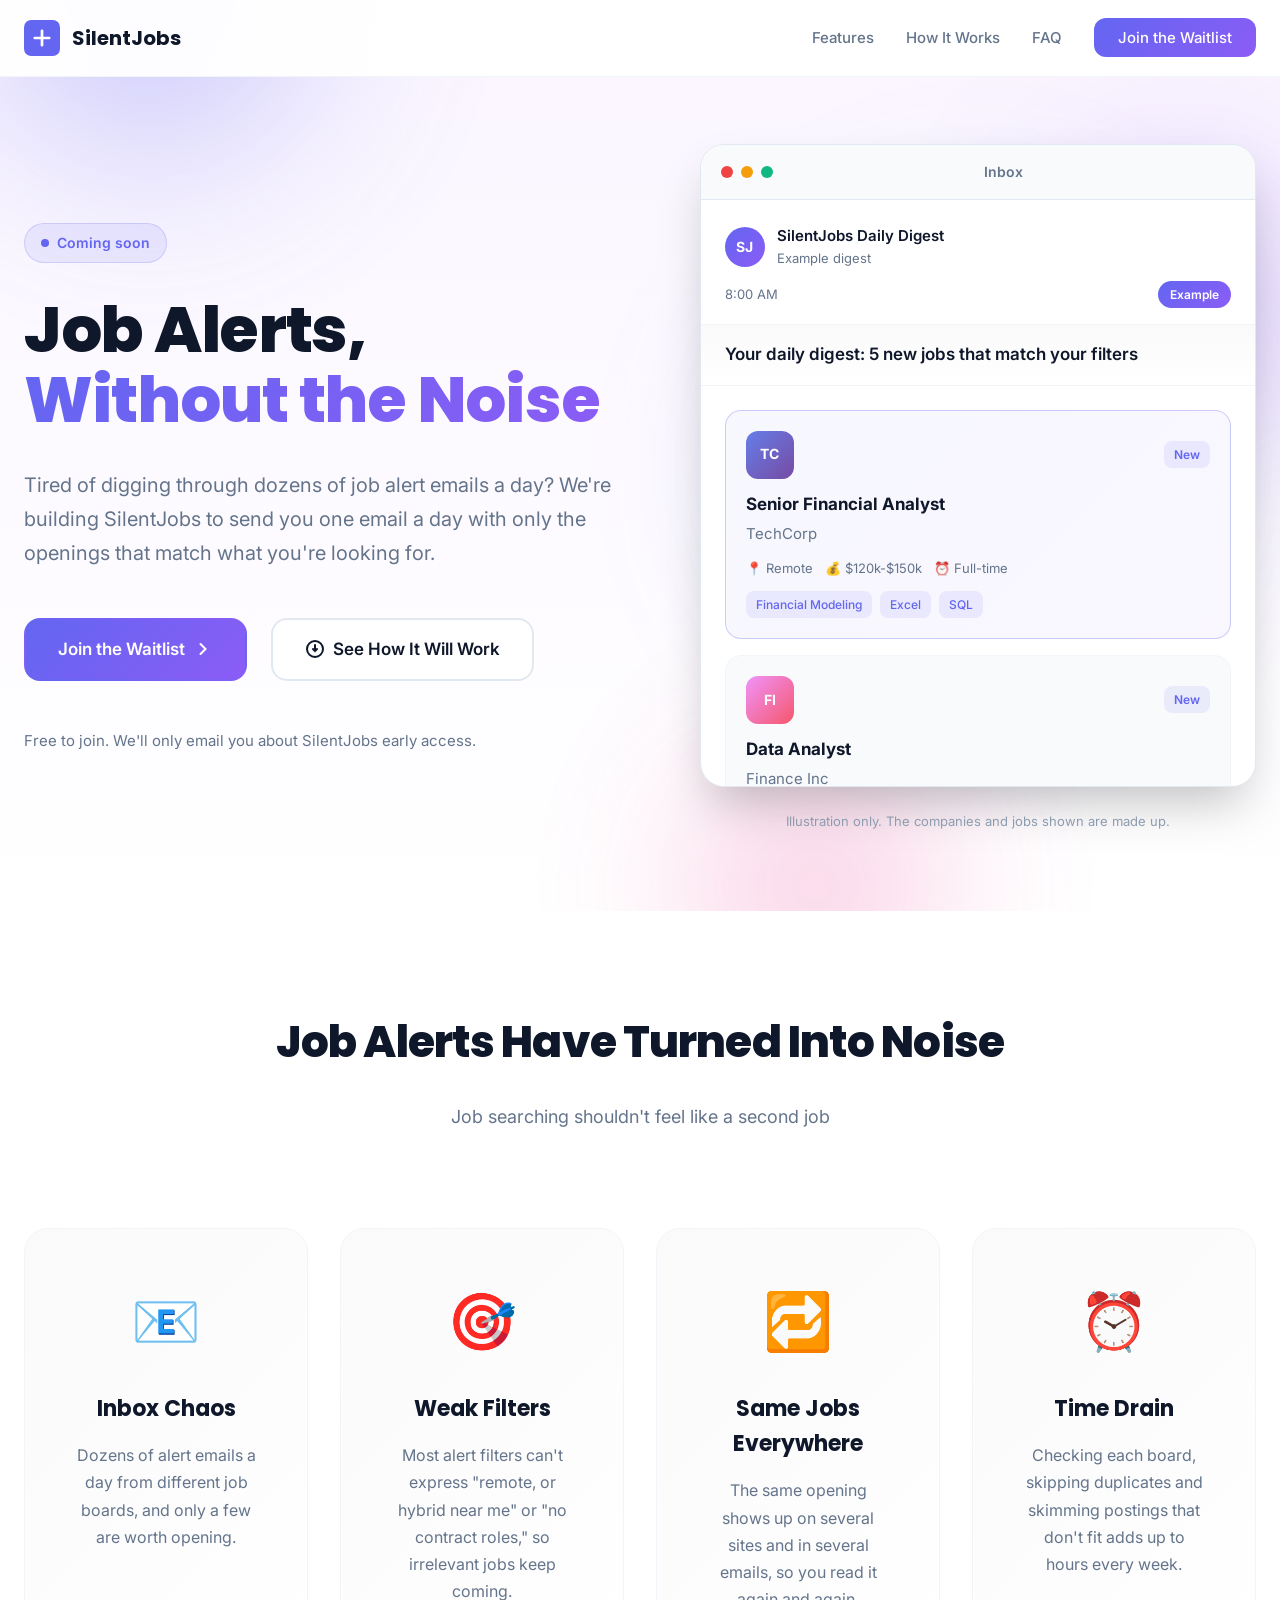
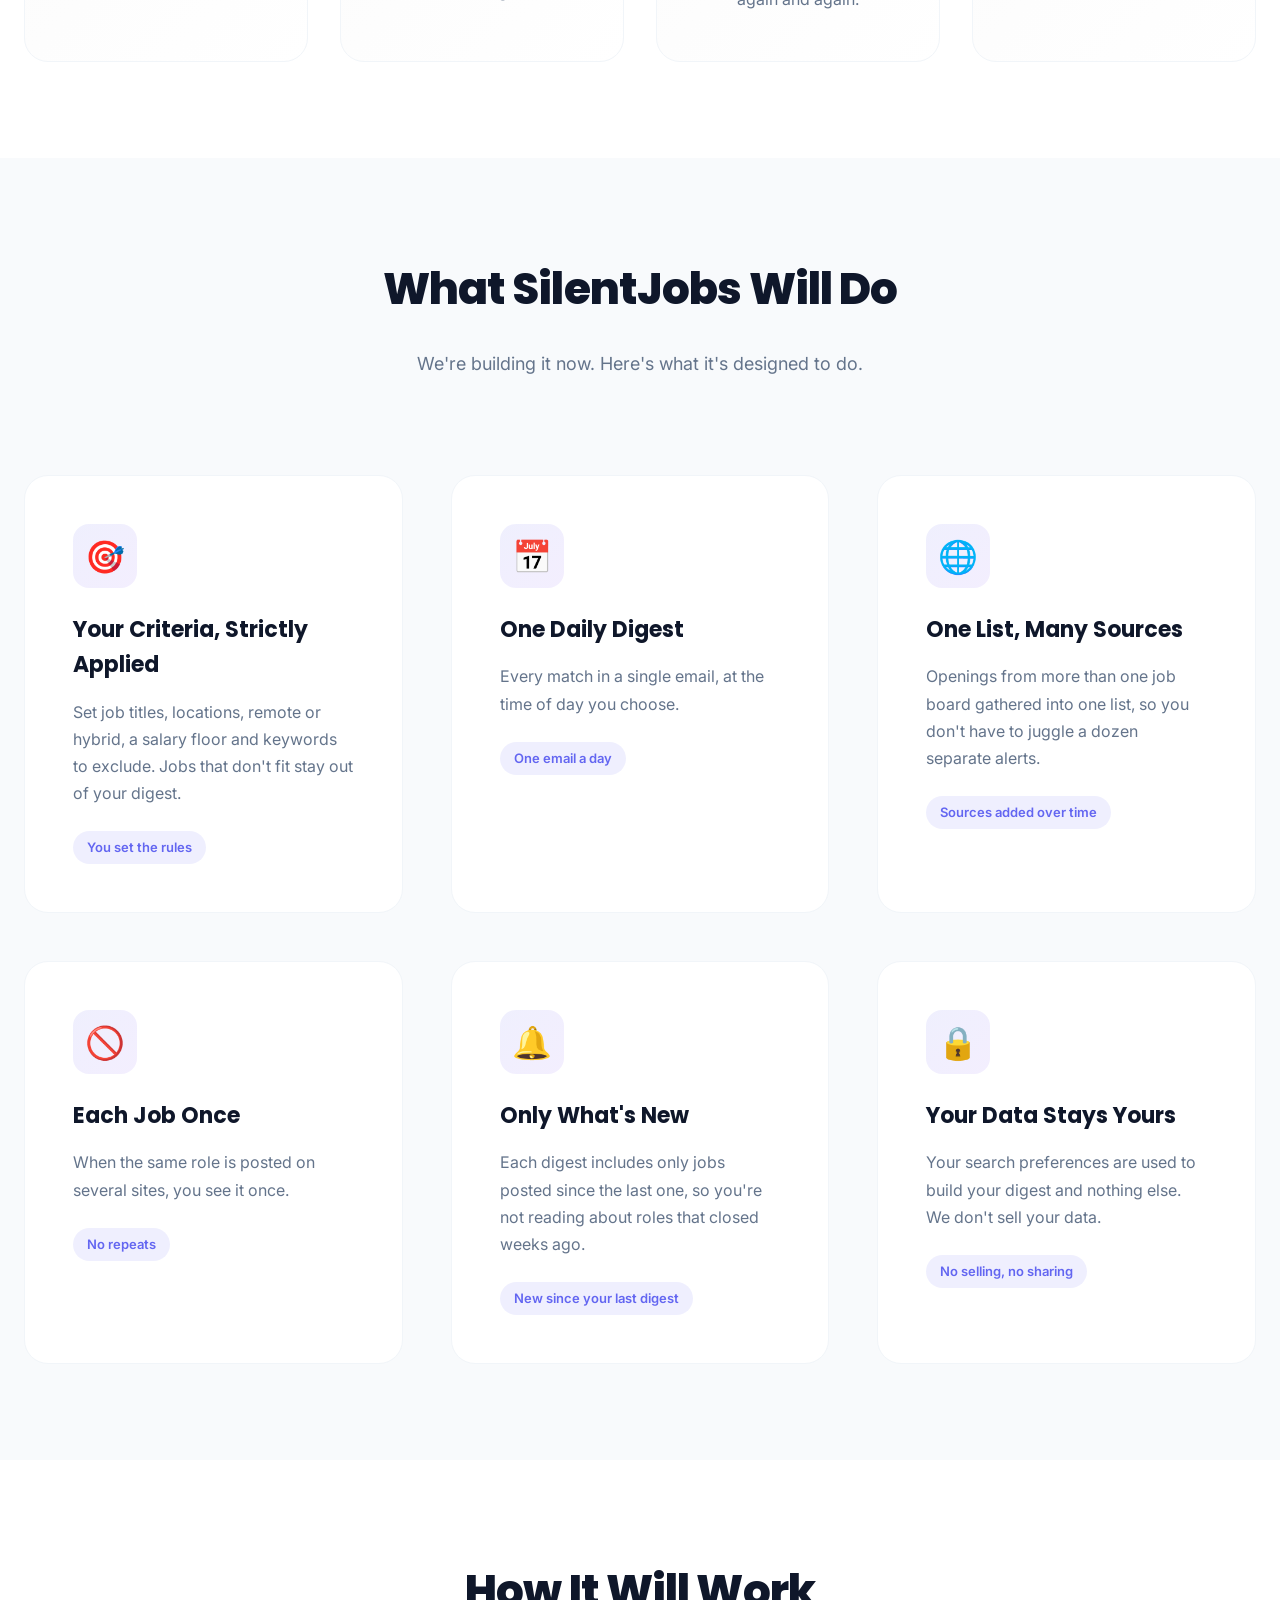
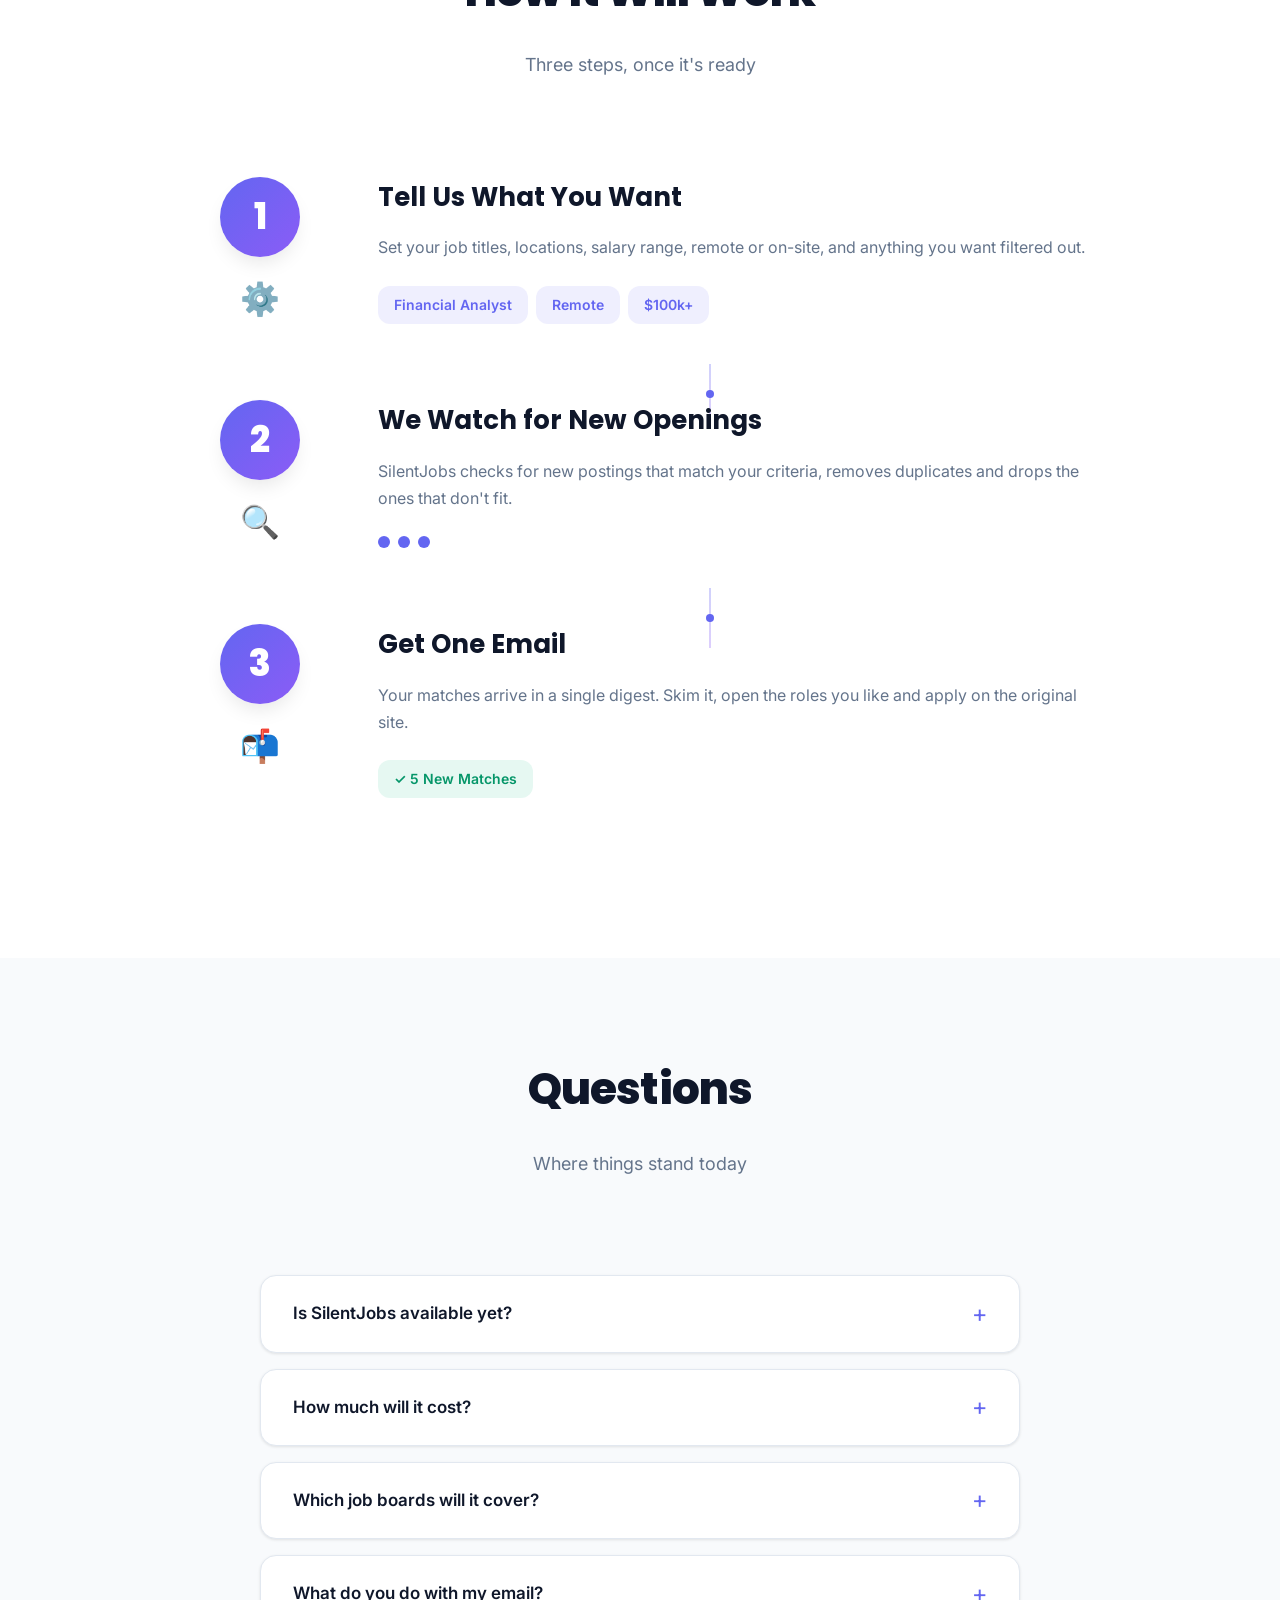
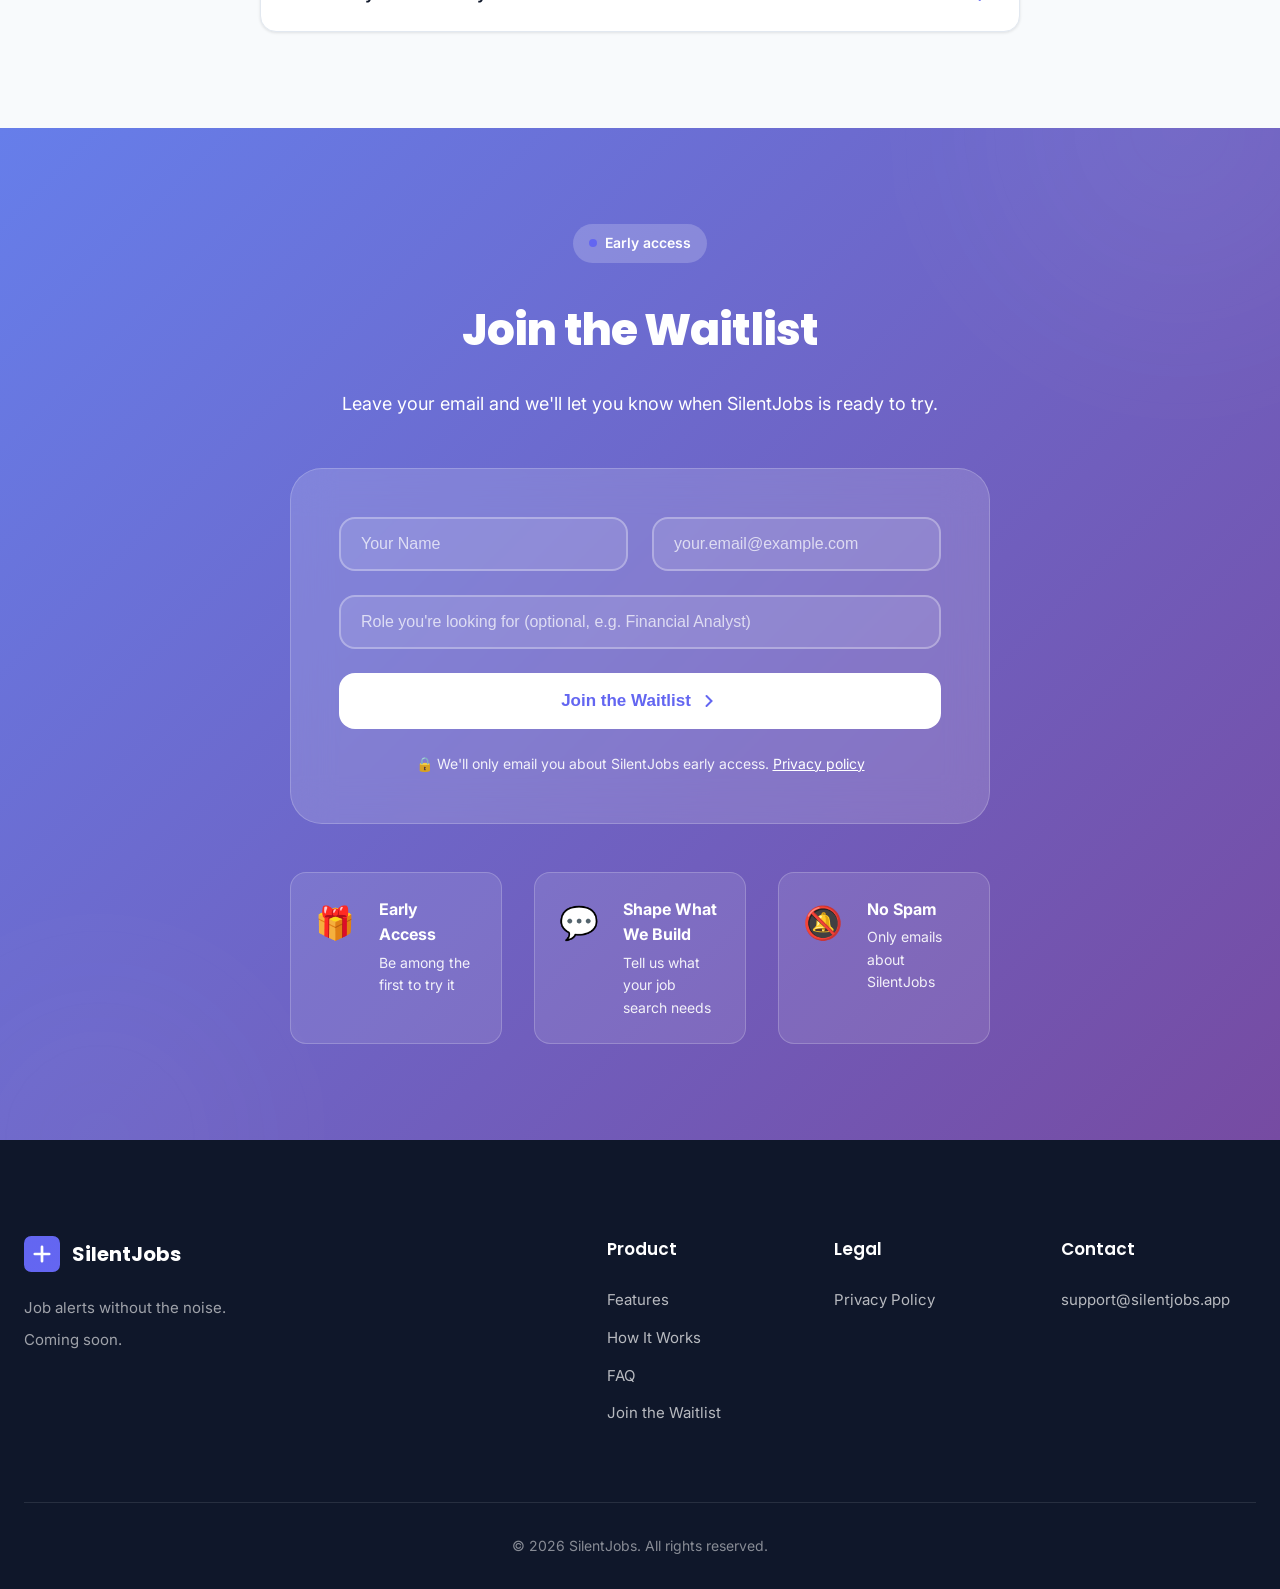
<file: index.html>
<!DOCTYPE html>
<html lang="en">
<head>
    <meta charset="UTF-8">
    <meta name="viewport" content="width=device-width, initial-scale=1.0">
    <meta name="description" content="SilentJobs is building a quieter job search: one daily email with only the jobs that match what you're looking for. Join the waitlist for early access.">
    <meta name="author" content="SilentJobs">

    <!-- Open Graph / Social Media -->
    <meta property="og:type" content="website">
    <meta property="og:url" content="https://silentjobs.app/">
    <meta property="og:title" content="SilentJobs - Job Alerts Without the Noise">
    <meta property="og:description" content="We're building one daily email with only the jobs that match what you want. Join the waitlist for early access.">

    <title>SilentJobs - Job Alerts Without the Noise</title>

    <link rel="stylesheet" href="styles.css">
    <link rel="preconnect" href="https://fonts.googleapis.com">
    <link rel="preconnect" href="https://fonts.gstatic.com" crossorigin>
    <link href="https://fonts.googleapis.com/css2?family=Inter:wght@300;400;500;600;700;800;900&family=Poppins:wght@600;700;800&display=swap" rel="stylesheet">
</head>
<body>
    <!-- Navigation -->
    <nav class="navbar">
        <div class="container">
            <div class="nav-content">
                <a href="#home" class="logo">
                    <svg class="logo-svg" viewBox="0 0 40 40" fill="none" xmlns="http://www.w3.org/2000/svg">
                        <rect width="40" height="40" rx="8" fill="url(#logo-gradient)"/>
                        <path d="M20 12v8m0 0v8m0-8h8m-8 0h-8" stroke="white" stroke-width="3" stroke-linecap="round"/>
                        <defs>
                            <linearGradient id="logo-gradient" x1="0" y1="0" x2="40" y2="40">
                                <stop offset="0%" stop-color="#6366f1"/>
                                <stop offset="100%" stop-color="#8b5cf6"/>
                            </linearGradient>
                        </defs>
                    </svg>
                    <span class="logo-text">SilentJobs</span>
                </a>
                <ul class="nav-links">
                    <li><a href="#features">Features</a></li>
                    <li><a href="#how-it-works">How It Works</a></li>
                    <li><a href="#faq">FAQ</a></li>
                    <li><a href="#waitlist" class="btn-nav">Join the Waitlist</a></li>
                </ul>
                <button class="mobile-menu-toggle" aria-label="Toggle menu">
                    <span></span>
                    <span></span>
                    <span></span>
                </button>
            </div>
        </div>
    </nav>

    <!-- Hero Section -->
    <section id="home" class="hero">
        <div class="hero-background">
            <div class="gradient-orb orb-1"></div>
            <div class="gradient-orb orb-2"></div>
            <div class="gradient-orb orb-3"></div>
        </div>
        <div class="container">
            <div class="hero-content">
                <div class="hero-text">
                    <div class="hero-badge">
                        <span class="badge-dot"></span>
                        Coming soon
                    </div>
                    <h1 class="hero-title">
                        Job Alerts,<br>
                        <span class="gradient-text">Without the Noise</span>
                    </h1>
                    <p class="hero-subtitle">
                        Tired of digging through dozens of job alert emails a day? We're building
                        SilentJobs to send you one email a day with only the openings that match
                        what you're looking for.
                    </p>
                    <div class="hero-cta">
                        <a href="#waitlist" class="btn-hero btn-primary">
                            <span>Join the Waitlist</span>
                            <svg width="20" height="20" viewBox="0 0 20 20" fill="none">
                                <path d="M7.5 15L12.5 10L7.5 5" stroke="currentColor" stroke-width="2" stroke-linecap="round"/>
                            </svg>
                        </a>
                        <a href="#how-it-works" class="btn-hero btn-secondary">
                            <svg width="20" height="20" viewBox="0 0 20 20" fill="none">
                                <circle cx="10" cy="10" r="8" stroke="currentColor" stroke-width="2"/>
                                <path d="M8 10L10 12L12 10M10 6V12" stroke="currentColor" stroke-width="2" stroke-linecap="round"/>
                            </svg>
                            <span>See How It Will Work</span>
                        </a>
                    </div>
                    <p class="hero-note">Free to join. We'll only email you about SilentJobs early access.</p>
                </div>
                <div class="hero-visual">
                    <div class="mockup-container" role="img" aria-label="Illustration of a SilentJobs daily digest email with example jobs">
                        <div class="email-mockup">
                            <div class="email-toolbar">
                                <div class="toolbar-dots">
                                    <span class="dot red"></span>
                                    <span class="dot yellow"></span>
                                    <span class="dot green"></span>
                                </div>
                                <div class="toolbar-title">Inbox</div>
                                <div class="toolbar-actions"></div>
                            </div>
                            <div class="email-header">
                                <div class="email-from">
                                    <div class="from-avatar">SJ</div>
                                    <div class="from-info">
                                        <div class="from-name">SilentJobs Daily Digest</div>
                                        <div class="from-email">Example digest</div>
                                    </div>
                                </div>
                                <div class="email-meta">
                                    <span class="email-time">8:00 AM</span>
                                    <span class="email-badge">Example</span>
                                </div>
                            </div>
                            <div class="email-subject">
                                Your daily digest: 5 new jobs that match your filters
                            </div>
                            <div class="email-body">
                                <div class="job-card featured">
                                    <div class="job-header">
                                        <div class="company-logo" style="background: linear-gradient(135deg, #667eea 0%, #764ba2 100%);">TC</div>
                                        <div class="job-match-badge">New</div>
                                    </div>
                                    <div class="job-title">Senior Financial Analyst</div>
                                    <div class="job-company">TechCorp</div>
                                    <div class="job-details">
                                        <span class="detail">📍 Remote</span>
                                        <span class="detail">💰 $120k-$150k</span>
                                        <span class="detail">⏰ Full-time</span>
                                    </div>
                                    <div class="job-tags">
                                        <span class="tag">Financial Modeling</span>
                                        <span class="tag">Excel</span>
                                        <span class="tag">SQL</span>
                                    </div>
                                </div>
                                <div class="job-card">
                                    <div class="job-header">
                                        <div class="company-logo" style="background: linear-gradient(135deg, #f093fb 0%, #f5576c 100%);">FI</div>
                                        <div class="job-match-badge">New</div>
                                    </div>
                                    <div class="job-title">Data Analyst</div>
                                    <div class="job-company">Finance Inc</div>
                                    <div class="job-details">
                                        <span class="detail">📍 Hybrid - NYC</span>
                                        <span class="detail">💰 $95k-$115k</span>
                                        <span class="detail">⏰ Full-time</span>
                                    </div>
                                </div>
                                <div class="job-card blur">
                                    <div class="job-header">
                                        <div class="company-logo" style="background: linear-gradient(135deg, #4facfe 0%, #00f2fe 100%);">BC</div>
                                        <div class="job-match-badge">New</div>
                                    </div>
                                    <div class="job-title">Financial Planning Analyst</div>
                                    <div class="job-company">Bank Corp</div>
                                    <div class="job-details">
                                        <span class="detail">📍 Boston, MA</span>
                                        <span class="detail">💰 $85k-$105k</span>
                                    </div>
                                </div>
                            </div>
                        </div>
                        <div class="mockup-glow"></div>
                    </div>
                    <p class="mockup-caption">Illustration only. The companies and jobs shown are made up.</p>
                </div>
            </div>
        </div>
    </section>

    <!-- Problem Section -->
    <section class="problem-section">
        <div class="container">
            <div class="section-header">
                <h2 class="section-title">Job Alerts Have Turned Into Noise</h2>
                <p class="section-subtitle">Job searching shouldn't feel like a second job</p>
            </div>
            <div class="problems-grid">
                <div class="problem-card">
                    <div class="problem-icon">📧</div>
                    <h3>Inbox Chaos</h3>
                    <p>Dozens of alert emails a day from different job boards, and only a few are worth opening.</p>
                </div>
                <div class="problem-card">
                    <div class="problem-icon">🎯</div>
                    <h3>Weak Filters</h3>
                    <p>Most alert filters can't express "remote, or hybrid near me" or "no contract roles," so irrelevant jobs keep coming.</p>
                </div>
                <div class="problem-card">
                    <div class="problem-icon">🔁</div>
                    <h3>Same Jobs Everywhere</h3>
                    <p>The same opening shows up on several sites and in several emails, so you read it again and again.</p>
                </div>
                <div class="problem-card">
                    <div class="problem-icon">⏰</div>
                    <h3>Time Drain</h3>
                    <p>Checking each board, skipping duplicates and skimming postings that don't fit adds up to hours every week.</p>
                </div>
            </div>
        </div>
    </section>

    <!-- Features Section -->
    <section id="features" class="features-section">
        <div class="container">
            <div class="section-header">
                <h2 class="section-title">What SilentJobs Will Do</h2>
                <p class="section-subtitle">We're building it now. Here's what it's designed to do.</p>
            </div>

            <div class="features-grid">
                <div class="feature-card">
                    <div class="feature-icon-wrapper">
                        <div class="feature-icon">🎯</div>
                    </div>
                    <h3>Your Criteria, Strictly Applied</h3>
                    <p>Set job titles, locations, remote or hybrid, a salary floor and keywords to exclude. Jobs that don't fit stay out of your digest.</p>
                    <div class="feature-highlight">You set the rules</div>
                </div>

                <div class="feature-card">
                    <div class="feature-icon-wrapper">
                        <div class="feature-icon">📅</div>
                    </div>
                    <h3>One Daily Digest</h3>
                    <p>Every match in a single email, at the time of day you choose.</p>
                    <div class="feature-highlight">One email a day</div>
                </div>

                <div class="feature-card">
                    <div class="feature-icon-wrapper">
                        <div class="feature-icon">🌐</div>
                    </div>
                    <h3>One List, Many Sources</h3>
                    <p>Openings from more than one job board gathered into one list, so you don't have to juggle a dozen separate alerts.</p>
                    <div class="feature-highlight">Sources added over time</div>
                </div>

                <div class="feature-card">
                    <div class="feature-icon-wrapper">
                        <div class="feature-icon">🚫</div>
                    </div>
                    <h3>Each Job Once</h3>
                    <p>When the same role is posted on several sites, you see it once.</p>
                    <div class="feature-highlight">No repeats</div>
                </div>

                <div class="feature-card">
                    <div class="feature-icon-wrapper">
                        <div class="feature-icon">🔔</div>
                    </div>
                    <h3>Only What's New</h3>
                    <p>Each digest includes only jobs posted since the last one, so you're not reading about roles that closed weeks ago.</p>
                    <div class="feature-highlight">New since your last digest</div>
                </div>

                <div class="feature-card">
                    <div class="feature-icon-wrapper">
                        <div class="feature-icon">🔒</div>
                    </div>
                    <h3>Your Data Stays Yours</h3>
                    <p>Your search preferences are used to build your digest and nothing else. We don't sell your data.</p>
                    <div class="feature-highlight">No selling, no sharing</div>
                </div>
            </div>
        </div>
    </section>

    <!-- How It Works Section -->
    <section id="how-it-works" class="how-it-works-section">
        <div class="container">
            <div class="section-header">
                <h2 class="section-title">How It Will Work</h2>
                <p class="section-subtitle">Three steps, once it's ready</p>
            </div>
            <div class="steps-container">
                <div class="step">
                    <div class="step-visual">
                        <div class="step-number">1</div>
                        <div class="step-icon">⚙️</div>
                    </div>
                    <div class="step-content">
                        <h3>Tell Us What You Want</h3>
                        <p>Set your job titles, locations, salary range, remote or on-site, and anything you want filtered out.</p>
                        <div class="step-example">
                            <span class="example-tag">Financial Analyst</span>
                            <span class="example-tag">Remote</span>
                            <span class="example-tag">$100k+</span>
                        </div>
                    </div>
                </div>

                <div class="step-connector">
                    <div class="connector-line"></div>
                    <div class="connector-dot"></div>
                </div>

                <div class="step">
                    <div class="step-visual">
                        <div class="step-number">2</div>
                        <div class="step-icon">🔍</div>
                    </div>
                    <div class="step-content">
                        <h3>We Watch for New Openings</h3>
                        <p>SilentJobs checks for new postings that match your criteria, removes duplicates and drops the ones that don't fit.</p>
                        <div class="step-example">
                            <div class="search-animation">
                                <span class="search-dot"></span>
                                <span class="search-dot"></span>
                                <span class="search-dot"></span>
                            </div>
                        </div>
                    </div>
                </div>

                <div class="step-connector">
                    <div class="connector-line"></div>
                    <div class="connector-dot"></div>
                </div>

                <div class="step">
                    <div class="step-visual">
                        <div class="step-number">3</div>
                        <div class="step-icon">📬</div>
                    </div>
                    <div class="step-content">
                        <h3>Get One Email</h3>
                        <p>Your matches arrive in a single digest. Skim it, open the roles you like and apply on the original site.</p>
                        <div class="step-example">
                            <span class="example-tag success">✓ 5 New Matches</span>
                        </div>
                    </div>
                </div>
            </div>
        </div>
    </section>

    <!-- FAQ Section -->
    <section id="faq" class="faq-section">
        <div class="container">
            <div class="section-header">
                <h2 class="section-title">Questions</h2>
                <p class="section-subtitle">Where things stand today</p>
            </div>
            <div class="faq-list">
                <details class="faq-item">
                    <summary>Is SilentJobs available yet?</summary>
                    <p>Not yet. We're building it now. Join the waitlist and we'll email you when early access opens.</p>
                </details>
                <details class="faq-item">
                    <summary>How much will it cost?</summary>
                    <p>We haven't set pricing. Joining the waitlist is free and doesn't commit you to anything.</p>
                </details>
                <details class="faq-item">
                    <summary>Which job boards will it cover?</summary>
                    <p>We'll share the first supported sources when early access opens.</p>
                </details>
                <details class="faq-item">
                    <summary>What do you do with my email?</summary>
                    <p>We use it only to contact you about SilentJobs early access. We don't sell or share it, and you can ask us to delete it at any time. Details are in our <a href="privacy.html">privacy policy</a>.</p>
                </details>
            </div>
        </div>
    </section>

    <!-- Waitlist Section -->
    <section id="waitlist" class="waitlist-section">
        <div class="cta-background">
            <div class="gradient-orb orb-4"></div>
            <div class="gradient-orb orb-5"></div>
        </div>
        <div class="container">
            <div class="waitlist-content">
                <div class="waitlist-header">
                    <span class="waitlist-badge">
                        <span class="badge-dot"></span>
                        Early access
                    </span>
                    <h2 class="section-title">Join the Waitlist</h2>
                    <p class="section-subtitle">Leave your email and we'll let you know when SilentJobs is ready to try.</p>
                </div>

                <!--
                    The form posts to the Formspree endpoint in its action attribute.
                    Signups show up in the Formspree dashboard and by email.
                    If the action is emptied, submitting shows "Signups aren't open yet".
                -->
                <form class="waitlist-form" id="waitlistForm" action="https://formspree.io/f/xeaaykbe" method="post">
                    <div class="form-row">
                        <div class="form-group">
                            <input type="text" id="name" name="name" placeholder="Your Name" autocomplete="name" required>
                        </div>
                        <div class="form-group">
                            <input type="email" id="email" name="email" placeholder="your.email@example.com" autocomplete="email" required>
                        </div>
                    </div>
                    <div class="form-group">
                        <input type="text" id="role" name="role" placeholder="Role you're looking for (optional, e.g. Financial Analyst)">
                    </div>
                    <button type="submit" class="btn-waitlist">
                        <span>Join the Waitlist</span>
                        <svg width="20" height="20" viewBox="0 0 20 20" fill="none">
                            <path d="M7.5 15L12.5 10L7.5 5" stroke="currentColor" stroke-width="2" stroke-linecap="round"/>
                        </svg>
                    </button>
                    <p class="form-status" id="formStatus" role="alert" hidden></p>
                    <p class="form-note">🔒 We'll only email you about SilentJobs early access. <a href="privacy.html">Privacy policy</a></p>
                </form>

                <div class="waitlist-success" id="successMessage" hidden>
                    <div class="success-animation">
                        <div class="success-icon">✓</div>
                    </div>
                    <h3>You're on the list</h3>
                    <p>Thanks for signing up. We'll email you when early access opens.</p>
                </div>

                <div class="waitlist-benefits">
                    <div class="benefit">
                        <div class="benefit-icon">🎁</div>
                        <div class="benefit-text">
                            <strong>Early Access</strong>
                            <span>Be among the first to try it</span>
                        </div>
                    </div>
                    <div class="benefit">
                        <div class="benefit-icon">💬</div>
                        <div class="benefit-text">
                            <strong>Shape What We Build</strong>
                            <span>Tell us what your job search needs</span>
                        </div>
                    </div>
                    <div class="benefit">
                        <div class="benefit-icon">🔕</div>
                        <div class="benefit-text">
                            <strong>No Spam</strong>
                            <span>Only emails about SilentJobs</span>
                        </div>
                    </div>
                </div>
            </div>
        </div>
    </section>

    <!-- Footer -->
    <footer class="footer">
        <div class="container">
            <div class="footer-content">
                <div class="footer-brand">
                    <a href="#home" class="logo">
                        <svg class="logo-svg" viewBox="0 0 40 40" fill="none" xmlns="http://www.w3.org/2000/svg">
                            <rect width="40" height="40" rx="8" fill="url(#logo-gradient-footer)"/>
                            <path d="M20 12v8m0 0v8m0-8h8m-8 0h-8" stroke="white" stroke-width="3" stroke-linecap="round"/>
                            <defs>
                                <linearGradient id="logo-gradient-footer" x1="0" y1="0" x2="40" y2="40">
                                    <stop offset="0%" stop-color="#6366f1"/>
                                    <stop offset="100%" stop-color="#8b5cf6"/>
                                </linearGradient>
                            </defs>
                        </svg>
                        <span class="logo-text">SilentJobs</span>
                    </a>
                    <p class="footer-tagline">Job alerts without the noise.</p>
                    <p class="footer-tagline">Coming soon.</p>
                </div>

                <div class="footer-links">
                    <div class="footer-column">
                        <h4>Product</h4>
                        <ul>
                            <li><a href="#features">Features</a></li>
                            <li><a href="#how-it-works">How It Works</a></li>
                            <li><a href="#faq">FAQ</a></li>
                            <li><a href="#waitlist">Join the Waitlist</a></li>
                        </ul>
                    </div>

                    <div class="footer-column">
                        <h4>Legal</h4>
                        <ul>
                            <li><a href="privacy.html">Privacy Policy</a></li>
                        </ul>
                    </div>

                    <div class="footer-column">
                        <h4>Contact</h4>
                        <ul>
                            <li><a href="mailto:support@silentjobs.app">support@silentjobs.app</a></li>
                        </ul>
                    </div>
                </div>
            </div>

            <div class="footer-bottom">
                <p>&copy; 2026 SilentJobs. All rights reserved.</p>
            </div>
        </div>
    </footer>

    <script src="main.js"></script>
</body>
</html>
</file>
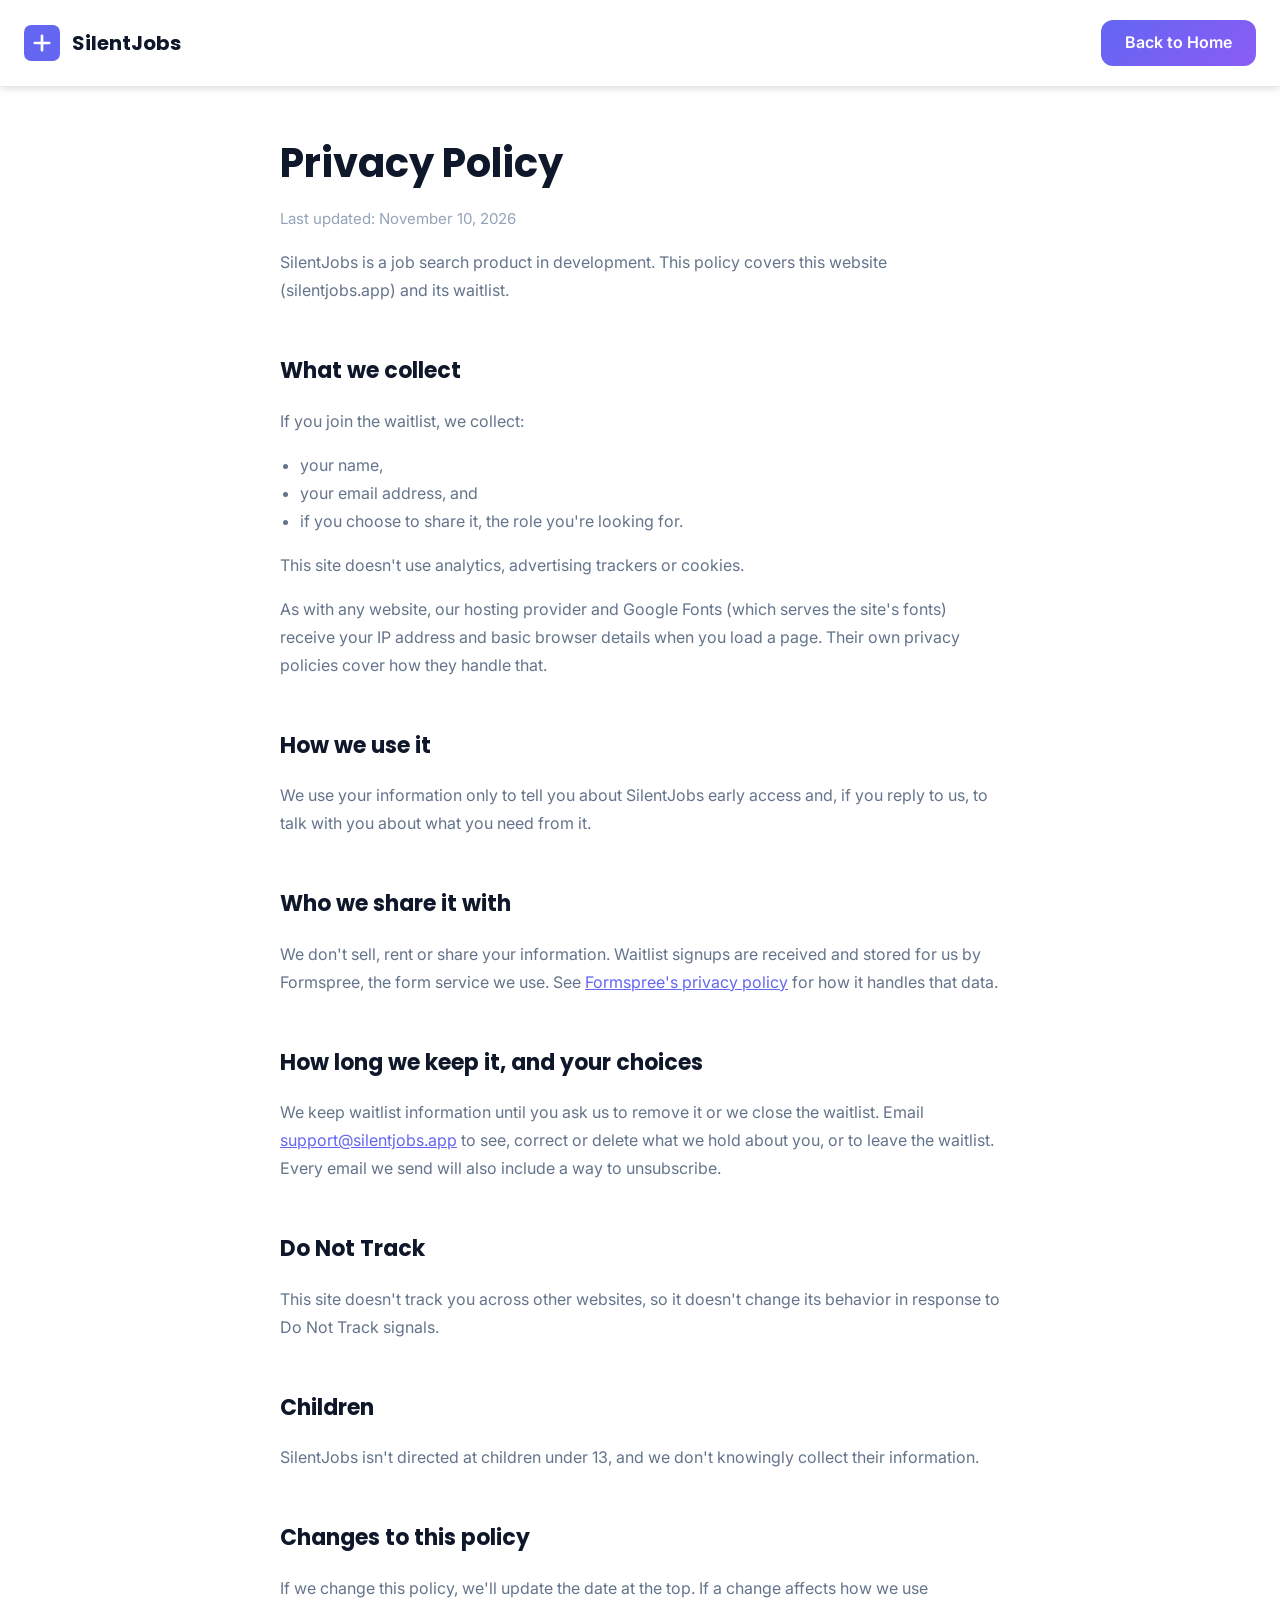
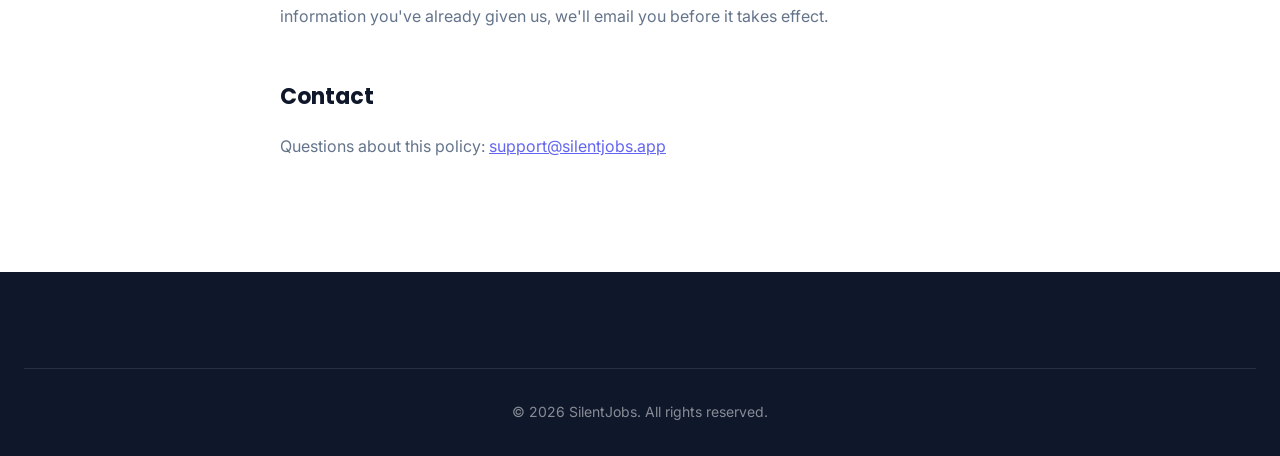
<file: privacy.html>
<!DOCTYPE html>
<html lang="en">
<head>
    <meta charset="UTF-8">
    <meta name="viewport" content="width=device-width, initial-scale=1.0">
    <meta name="description" content="How SilentJobs handles the information you share on silentjobs.app and its waitlist.">
    <title>Privacy Policy - SilentJobs</title>

    <link rel="stylesheet" href="styles.css">
    <link rel="preconnect" href="https://fonts.googleapis.com">
    <link rel="preconnect" href="https://fonts.gstatic.com" crossorigin>
    <link href="https://fonts.googleapis.com/css2?family=Inter:wght@300;400;500;600;700;800;900&family=Poppins:wght@600;700;800&display=swap" rel="stylesheet">
</head>
<body>
    <nav class="navbar scrolled">
        <div class="container">
            <div class="nav-content">
                <a href="index.html" class="logo">
                    <svg class="logo-svg" viewBox="0 0 40 40" fill="none" xmlns="http://www.w3.org/2000/svg">
                        <rect width="40" height="40" rx="8" fill="url(#logo-gradient)"/>
                        <path d="M20 12v8m0 0v8m0-8h8m-8 0h-8" stroke="white" stroke-width="3" stroke-linecap="round"/>
                        <defs>
                            <linearGradient id="logo-gradient" x1="0" y1="0" x2="40" y2="40">
                                <stop offset="0%" stop-color="#6366f1"/>
                                <stop offset="100%" stop-color="#8b5cf6"/>
                            </linearGradient>
                        </defs>
                    </svg>
                    <span class="logo-text">SilentJobs</span>
                </a>
                <a href="index.html" class="btn-nav">Back to Home</a>
            </div>
        </div>
    </nav>

    <main class="legal-page">
        <div class="container">
            <article class="legal-content">
                <h1>Privacy Policy</h1>
                <p class="legal-updated">Last updated: November 10, 2026</p>

                <p>SilentJobs is a job search product in development. This policy covers this website (silentjobs.app) and its waitlist.</p>

                <h2>What we collect</h2>
                <p>If you join the waitlist, we collect:</p>
                <ul>
                    <li>your name,</li>
                    <li>your email address, and</li>
                    <li>if you choose to share it, the role you're looking for.</li>
                </ul>
                <p>This site doesn't use analytics, advertising trackers or cookies.</p>
                <p>As with any website, our hosting provider and Google Fonts (which serves the site's fonts) receive your IP address and basic browser details when you load a page. Their own privacy policies cover how they handle that.</p>

                <h2>How we use it</h2>
                <p>We use your information only to tell you about SilentJobs early access and, if you reply to us, to talk with you about what you need from it.</p>

                <h2>Who we share it with</h2>
                <p>We don't sell, rent or share your information. Waitlist signups are received and stored for us by Formspree, the form service we use. See <a href="https://formspree.io/legal/privacy-policy/">Formspree's privacy policy</a> for how it handles that data.</p>

                <h2>How long we keep it, and your choices</h2>
                <p>We keep waitlist information until you ask us to remove it or we close the waitlist. Email <a href="mailto:support@silentjobs.app">support@silentjobs.app</a> to see, correct or delete what we hold about you, or to leave the waitlist. Every email we send will also include a way to unsubscribe.</p>

                <h2>Do Not Track</h2>
                <p>This site doesn't track you across other websites, so it doesn't change its behavior in response to Do Not Track signals.</p>

                <h2>Children</h2>
                <p>SilentJobs isn't directed at children under 13, and we don't knowingly collect their information.</p>

                <h2>Changes to this policy</h2>
                <p>If we change this policy, we'll update the date at the top. If a change affects how we use information you've already given us, we'll email you before it takes effect.</p>

                <h2>Contact</h2>
                <p>Questions about this policy: <a href="mailto:support@silentjobs.app">support@silentjobs.app</a></p>
            </article>
        </div>
    </main>

    <footer class="footer">
        <div class="container">
            <div class="footer-bottom">
                <p>&copy; 2026 SilentJobs. All rights reserved.</p>
            </div>
        </div>
    </footer>
</body>
</html>
</file>
<file: styles.css>
/* ===========================
   CSS Variables & Reset
   =========================== */
:root {
    /* Colors */
    --primary: #6366f1;
    --primary-dark: #4f46e5;
    --primary-light: #818cf8;
    --secondary: #8b5cf6;
    --accent: #ec4899;

    --text-primary: #0f172a;
    --text-secondary: #64748b;
    --text-light: #94a3b8;

    --bg-primary: #ffffff;
    --bg-secondary: #f8fafc;
    --bg-tertiary: #f1f5f9;
    --bg-dark: #0f172a;

    --border-color: #e2e8f0;
    --border-light: #f1f5f9;

    /* Gradients */
    --gradient-primary: linear-gradient(135deg, #6366f1 0%, #8b5cf6 100%);
    --gradient-accent: linear-gradient(135deg, #ec4899 0%, #f43f5e 100%);
    --gradient-warm: linear-gradient(135deg, #f093fb 0%, #f5576c 100%);
    --gradient-cool: linear-gradient(135deg, #4facfe 0%, #00f2fe 100%);

    /* Spacing */
    --spacing-xs: 0.5rem;
    --spacing-sm: 1rem;
    --spacing-md: 1.5rem;
    --spacing-lg: 2rem;
    --spacing-xl: 3rem;
    --spacing-2xl: 4rem;
    --spacing-3xl: 6rem;

    /* Border Radius */
    --radius-sm: 0.5rem;
    --radius-md: 0.75rem;
    --radius-lg: 1rem;
    --radius-xl: 1.5rem;
    --radius-2xl: 2rem;

    /* Shadows */
    --shadow-sm: 0 1px 3px 0 rgb(0 0 0 / 0.1);
    --shadow-md: 0 4px 6px -1px rgb(0 0 0 / 0.1);
    --shadow-lg: 0 10px 20px -5px rgb(0 0 0 / 0.1);
    --shadow-xl: 0 20px 25px -5px rgb(0 0 0 / 0.1);
    --shadow-2xl: 0 25px 50px -12px rgb(0 0 0 / 0.25);

    /* Typography */
    --font-family: 'Inter', -apple-system, BlinkMacSystemFont, 'Segoe UI', Roboto, sans-serif;
    --font-heading: 'Poppins', 'Inter', -apple-system, sans-serif;
}

* {
    margin: 0;
    padding: 0;
    box-sizing: border-box;
}

html {
    scroll-behavior: smooth;
    scroll-padding-top: 80px;
}

body {
    font-family: var(--font-family);
    color: var(--text-primary);
    background-color: var(--bg-primary);
    line-height: 1.6;
    overflow-x: hidden;
    -webkit-font-smoothing: antialiased;
    -moz-osx-font-smoothing: grayscale;
}

.container {
    max-width: 1280px;
    margin: 0 auto;
    padding: 0 var(--spacing-md);
}

/* ===========================
   Navigation
   =========================== */
.navbar {
    position: fixed;
    top: 0;
    left: 0;
    right: 0;
    background: rgba(255, 255, 255, 0.95);
    backdrop-filter: blur(20px);
    border-bottom: 1px solid var(--border-light);
    z-index: 1000;
    transition: all 0.3s cubic-bezier(0.4, 0, 0.2, 1);
}

.navbar.scrolled {
    background: rgba(255, 255, 255, 0.98);
    box-shadow: var(--shadow-md);
    border-bottom-color: var(--border-color);
}

.nav-content {
    display: flex;
    justify-content: space-between;
    align-items: center;
    padding: 1.25rem 0;
}

.logo {
    display: flex;
    align-items: center;
    gap: 0.75rem;
    font-size: 1.25rem;
    font-weight: 700;
    font-family: var(--font-heading);
    color: var(--text-primary);
    text-decoration: none;
    transition: transform 0.3s ease;
}

.logo:hover {
    transform: scale(1.02);
}

.logo-svg {
    width: 36px;
    height: 36px;
}

.nav-links {
    display: flex;
    gap: 2rem;
    list-style: none;
    align-items: center;
}

.nav-links a {
    color: var(--text-secondary);
    text-decoration: none;
    font-weight: 500;
    font-size: 0.9375rem;
    transition: all 0.3s ease;
    position: relative;
}

.nav-links a:not(.btn-nav):hover {
    color: var(--primary);
}

.nav-links a:not(.btn-nav)::after {
    content: '';
    position: absolute;
    bottom: -4px;
    left: 0;
    width: 0;
    height: 2px;
    background: var(--gradient-primary);
    transition: width 0.3s ease;
}

.nav-links a:not(.btn-nav):hover::after {
    width: 100%;
}

.btn-nav {
    background: var(--gradient-primary);
    color: white !important;
    padding: 0.625rem 1.5rem;
    border-radius: var(--radius-md);
    font-weight: 600;
    text-decoration: none;
    transition: all 0.3s ease;
}

.btn-nav:hover {
    transform: translateY(-1px);
    box-shadow: var(--shadow-lg);
}

.btn-nav::after {
    display: none;
}

.mobile-menu-toggle {
    display: none;
    flex-direction: column;
    gap: 5px;
    background: none;
    border: none;
    cursor: pointer;
    padding: 0.5rem;
}

.mobile-menu-toggle span {
    width: 24px;
    height: 2px;
    background: var(--text-primary);
    border-radius: 2px;
    transition: all 0.3s ease;
}

/* ===========================
   Hero Section
   =========================== */
.hero {
    position: relative;
    padding: 9rem 0 5rem;
    overflow: hidden;
    background: linear-gradient(180deg, #faf5ff 0%, #ffffff 100%);
}

.hero-background {
    position: absolute;
    top: 0;
    left: 0;
    right: 0;
    bottom: 0;
    overflow: hidden;
    z-index: 0;
}

.gradient-orb {
    position: absolute;
    border-radius: 50%;
    filter: blur(80px);
    opacity: 0.4;
    animation: float 20s ease-in-out infinite;
}

.orb-1 {
    width: 500px;
    height: 500px;
    background: radial-gradient(circle, #6366f1 0%, transparent 70%);
    top: -250px;
    left: -100px;
}

.orb-2 {
    width: 400px;
    height: 400px;
    background: radial-gradient(circle, #8b5cf6 0%, transparent 70%);
    top: 100px;
    right: -100px;
    animation-delay: -5s;
}

.orb-3 {
    width: 350px;
    height: 350px;
    background: radial-gradient(circle, #ec4899 0%, transparent 70%);
    bottom: -150px;
    left: 50%;
    animation-delay: -10s;
}

@keyframes float {
    0%, 100% { transform: translate(0, 0) scale(1); }
    33% { transform: translate(30px, -30px) scale(1.1); }
    66% { transform: translate(-20px, 20px) scale(0.9); }
}

.hero-content {
    position: relative;
    z-index: 1;
    display: grid;
    grid-template-columns: 1.1fr 1fr;
    gap: 4rem;
    align-items: center;
}

.hero-badge {
    display: inline-flex;
    align-items: center;
    gap: 0.5rem;
    background: rgba(99, 102, 241, 0.1);
    color: var(--primary);
    padding: 0.5rem 1rem;
    border-radius: 999px;
    font-size: 0.875rem;
    font-weight: 600;
    margin-bottom: var(--spacing-lg);
    border: 1px solid rgba(99, 102, 241, 0.2);
}

.badge-dot {
    width: 8px;
    height: 8px;
    background: var(--primary);
    border-radius: 50%;
    animation: pulse 2s ease-in-out infinite;
}

@keyframes pulse {
    0%, 100% { opacity: 1; transform: scale(1); }
    50% { opacity: 0.5; transform: scale(1.1); }
}

.hero-title {
    font-size: 4rem;
    font-weight: 800;
    line-height: 1.1;
    margin-bottom: var(--spacing-lg);
    font-family: var(--font-heading);
    letter-spacing: -0.02em;
}

.gradient-text {
    background: var(--gradient-primary);
    -webkit-background-clip: text;
    -webkit-text-fill-color: transparent;
    background-clip: text;
}

.hero-subtitle {
    font-size: 1.25rem;
    color: var(--text-secondary);
    margin-bottom: var(--spacing-xl);
    line-height: 1.7;
    max-width: 600px;
}

.hero-cta {
    display: flex;
    gap: var(--spacing-md);
    margin-bottom: var(--spacing-xl);
    flex-wrap: wrap;
}

.btn-hero {
    display: inline-flex;
    align-items: center;
    gap: 0.5rem;
    padding: 1rem 2rem;
    border-radius: var(--radius-lg);
    font-weight: 600;
    font-size: 1.0625rem;
    text-decoration: none;
    transition: all 0.3s cubic-bezier(0.4, 0, 0.2, 1);
    border: 2px solid transparent;
}

.btn-hero.btn-primary {
    background: var(--gradient-primary);
    color: white;
}

.btn-hero.btn-primary:hover {
    transform: translateY(-2px);
    box-shadow: 0 20px 40px -10px rgba(99, 102, 241, 0.4);
}

.btn-hero.btn-secondary {
    background: white;
    color: var(--text-primary);
    border-color: var(--border-color);
}

.btn-hero.btn-secondary:hover {
    border-color: var(--primary);
    background: rgba(99, 102, 241, 0.05);
    transform: translateY(-2px);
}

.hero-social-proof {
    display: flex;
    align-items: center;
    gap: var(--spacing-md);
}

.avatars {
    display: flex;
}

.avatar {
    width: 40px;
    height: 40px;
    border-radius: 50%;
    display: flex;
    align-items: center;
    justify-content: center;
    color: white;
    font-weight: 600;
    border: 3px solid white;
    margin-left: -12px;
    font-size: 0.875rem;
}

.avatar:first-child {
    margin-left: 0;
}

.social-proof-text {
    display: flex;
    flex-direction: column;
}

.rating {
    color: #fbbf24;
    font-size: 0.875rem;
    letter-spacing: 2px;
}

.social-proof-text p {
    font-size: 0.875rem;
    color: var(--text-secondary);
}

/* Hero Visual / Email Mockup */
.hero-visual {
    position: relative;
}

.mockup-container {
    position: relative;
    animation: float-gentle 6s ease-in-out infinite;
}

@keyframes float-gentle {
    0%, 100% { transform: translateY(0px); }
    50% { transform: translateY(-15px); }
}

.email-mockup {
    background: white;
    border-radius: var(--radius-xl);
    box-shadow: var(--shadow-2xl);
    border: 1px solid var(--border-color);
    overflow: hidden;
}

.email-toolbar {
    display: flex;
    align-items: center;
    justify-content: space-between;
    padding: 1rem 1.25rem;
    background: #f8fafc;
    border-bottom: 1px solid var(--border-color);
}

.toolbar-dots {
    display: flex;
    gap: 0.5rem;
}

.toolbar-dots .dot {
    width: 12px;
    height: 12px;
    border-radius: 50%;
}

.dot.red { background: #ef4444; }
.dot.yellow { background: #f59e0b; }
.dot.green { background: #10b981; }

.toolbar-title {
    font-weight: 600;
    font-size: 0.875rem;
    color: var(--text-secondary);
}

.email-header {
    padding: 1.5rem 1.5rem 1rem;
    border-bottom: 1px solid var(--border-light);
}

.email-from {
    display: flex;
    align-items: center;
    gap: 0.75rem;
    margin-bottom: 0.75rem;
}

.from-avatar {
    width: 40px;
    height: 40px;
    border-radius: 50%;
    background: var(--gradient-primary);
    color: white;
    display: flex;
    align-items: center;
    justify-content: center;
    font-weight: 700;
    font-size: 0.875rem;
}

.from-info {
    flex: 1;
}

.from-name {
    font-weight: 600;
    font-size: 0.9375rem;
    color: var(--text-primary);
}

.from-email {
    font-size: 0.8125rem;
    color: var(--text-secondary);
}

.email-meta {
    display: flex;
    align-items: center;
    gap: 0.75rem;
    justify-content: space-between;
}

.email-time {
    font-size: 0.8125rem;
    color: var(--text-secondary);
}

.email-badge {
    background: var(--gradient-primary);
    color: white;
    padding: 0.25rem 0.75rem;
    border-radius: 999px;
    font-size: 0.75rem;
    font-weight: 600;
}

.email-subject {
    padding: 1rem 1.5rem;
    font-weight: 600;
    font-size: 1.0625rem;
    color: var(--text-primary);
    background: linear-gradient(180deg, #fafafa 0%, white 100%);
    border-bottom: 1px solid var(--border-light);
}

.email-body {
    padding: 1.5rem;
    max-height: 400px;
    overflow: hidden;
}

.job-card {
    background: var(--bg-secondary);
    padding: 1.25rem;
    border-radius: var(--radius-lg);
    margin-bottom: 1rem;
    transition: all 0.3s ease;
    border: 1px solid var(--border-light);
}

.job-card:hover {
    transform: translateX(4px);
    box-shadow: var(--shadow-md);
}

.job-card.blur {
    opacity: 0.5;
    filter: blur(2px);
}

.job-card.featured {
    border-color: rgba(99, 102, 241, 0.3);
    background: linear-gradient(135deg, rgba(99, 102, 241, 0.05) 0%, rgba(139, 92, 246, 0.05) 100%);
}

.job-header {
    display: flex;
    align-items: center;
    justify-content: space-between;
    margin-bottom: 0.75rem;
}

.company-logo {
    width: 48px;
    height: 48px;
    border-radius: var(--radius-md);
    display: flex;
    align-items: center;
    justify-content: center;
    color: white;
    font-weight: 700;
    font-size: 0.875rem;
}

.job-match-badge {
    background: rgba(99, 102, 241, 0.1);
    color: var(--primary);
    padding: 0.25rem 0.625rem;
    border-radius: var(--radius-sm);
    font-size: 0.75rem;
    font-weight: 600;
}

.job-title {
    font-weight: 700;
    font-size: 1.0625rem;
    color: var(--text-primary);
    margin-bottom: 0.25rem;
}

.job-company {
    font-size: 0.9375rem;
    color: var(--text-secondary);
    margin-bottom: 0.75rem;
}

.job-details {
    display: flex;
    flex-wrap: wrap;
    gap: 0.75rem;
    margin-bottom: 0.75rem;
}

.detail {
    font-size: 0.8125rem;
    color: var(--text-secondary);
}

.job-tags {
    display: flex;
    flex-wrap: wrap;
    gap: 0.5rem;
}

.tag {
    background: rgba(99, 102, 241, 0.1);
    color: var(--primary);
    padding: 0.25rem 0.625rem;
    border-radius: var(--radius-sm);
    font-size: 0.75rem;
    font-weight: 500;
}

.mockup-glow {
    position: absolute;
    top: 50%;
    left: 50%;
    width: 120%;
    height: 120%;
    background: radial-gradient(circle, rgba(99, 102, 241, 0.15) 0%, transparent 70%);
    transform: translate(-50%, -50%);
    z-index: -1;
    filter: blur(40px);
}

/* ===========================
   Stats Bar
   =========================== */
.stats-bar {
    background: white;
    border-top: 1px solid var(--border-light);
    border-bottom: 1px solid var(--border-light);
    padding: 2.5rem 0;
}

.stats-grid {
    display: grid;
    grid-template-columns: repeat(7, 1fr);
    align-items: center;
    gap: var(--spacing-md);
}

.stat-item {
    text-align: center;
}

.stat-number {
    font-size: 2.5rem;
    font-weight: 800;
    background: var(--gradient-primary);
    -webkit-background-clip: text;
    -webkit-text-fill-color: transparent;
    background-clip: text;
    font-family: var(--font-heading);
    line-height: 1;
    margin-bottom: 0.5rem;
}

.stat-label {
    font-size: 0.875rem;
    color: var(--text-secondary);
    font-weight: 500;
}

.stat-divider {
    width: 1px;
    height: 40px;
    background: var(--border-color);
    justify-self: center;
}

/* ===========================
   Section Headers
   =========================== */
.section-header {
    text-align: center;
    margin-bottom: var(--spacing-3xl);
}

.section-title {
    font-size: 2.75rem;
    font-weight: 800;
    font-family: var(--font-heading);
    margin-bottom: var(--spacing-md);
    letter-spacing: -0.02em;
    color: var(--text-primary);
}

.section-subtitle {
    font-size: 1.125rem;
    color: var(--text-secondary);
    max-width: 700px;
    margin: 0 auto;
    line-height: 1.7;
}

/* ===========================
   Problem Section
   =========================== */
.problem-section {
    padding: var(--spacing-3xl) 0;
    background: white;
}

.problems-grid {
    display: grid;
    grid-template-columns: repeat(auto-fit, minmax(260px, 1fr));
    gap: var(--spacing-lg);
}

.problem-card {
    background: linear-gradient(135deg, #fafafa 0%, white 100%);
    padding: var(--spacing-xl);
    border-radius: var(--radius-xl);
    text-align: center;
    transition: all 0.3s cubic-bezier(0.4, 0, 0.2, 1);
    border: 1px solid var(--border-light);
}

.problem-card:hover {
    transform: translateY(-8px);
    box-shadow: var(--shadow-xl);
    border-color: rgba(99, 102, 241, 0.2);
}

.problem-icon {
    font-size: 3.5rem;
    margin-bottom: var(--spacing-md);
}

.problem-card h3 {
    font-size: 1.375rem;
    font-weight: 700;
    margin-bottom: var(--spacing-sm);
    font-family: var(--font-heading);
}

.problem-card p {
    color: var(--text-secondary);
    line-height: 1.7;
}

/* ===========================
   Features Section
   =========================== */
.features-section {
    padding: var(--spacing-3xl) 0;
    background: var(--bg-secondary);
}

.features-grid {
    display: grid;
    grid-template-columns: repeat(auto-fit, minmax(340px, 1fr));
    gap: var(--spacing-xl);
}

.feature-card {
    background: white;
    padding: var(--spacing-xl);
    border-radius: var(--radius-xl);
    transition: all 0.3s cubic-bezier(0.4, 0, 0.2, 1);
    border: 1px solid var(--border-light);
    position: relative;
    overflow: hidden;
}

.feature-card::before {
    content: '';
    position: absolute;
    top: 0;
    left: 0;
    right: 0;
    height: 4px;
    background: var(--gradient-primary);
    transform: scaleX(0);
    transition: transform 0.3s ease;
}

.feature-card:hover::before {
    transform: scaleX(1);
}

.feature-card:hover {
    transform: translateY(-8px);
    box-shadow: var(--shadow-xl);
}

.feature-icon-wrapper {
    width: 64px;
    height: 64px;
    background: linear-gradient(135deg, rgba(99, 102, 241, 0.1) 0%, rgba(139, 92, 246, 0.1) 100%);
    border-radius: var(--radius-lg);
    display: flex;
    align-items: center;
    justify-content: center;
    margin-bottom: var(--spacing-md);
}

.feature-icon {
    font-size: 2rem;
}

.feature-card h3 {
    font-size: 1.375rem;
    font-weight: 700;
    margin-bottom: var(--spacing-sm);
    font-family: var(--font-heading);
}

.feature-card p {
    color: var(--text-secondary);
    line-height: 1.7;
    margin-bottom: var(--spacing-md);
}

.feature-highlight {
    display: inline-block;
    background: rgba(99, 102, 241, 0.1);
    color: var(--primary);
    padding: 0.375rem 0.875rem;
    border-radius: 999px;
    font-size: 0.8125rem;
    font-weight: 600;
}

/* ===========================
   How It Works Section
   =========================== */
.how-it-works-section {
    padding: var(--spacing-3xl) 0;
    background: white;
}

.steps-container {
    max-width: 900px;
    margin: 0 auto;
}

.step {
    display: grid;
    grid-template-columns: 140px 1fr;
    gap: var(--spacing-xl);
    margin-bottom: var(--spacing-2xl);
    opacity: 0;
    animation: fadeInUp 0.6s ease forwards;
}

.step:nth-child(2) { animation-delay: 0.1s; }
.step:nth-child(4) { animation-delay: 0.2s; }
.step:nth-child(6) { animation-delay: 0.3s; }

@keyframes fadeInUp {
    from {
        opacity: 0;
        transform: translateY(30px);
    }
    to {
        opacity: 1;
        transform: translateY(0);
    }
}

.step-visual {
    position: relative;
    display: flex;
    flex-direction: column;
    align-items: center;
}

.step-number {
    width: 80px;
    height: 80px;
    background: var(--gradient-primary);
    color: white;
    border-radius: 50%;
    display: flex;
    align-items: center;
    justify-content: center;
    font-size: 2.25rem;
    font-weight: 800;
    font-family: var(--font-heading);
    box-shadow: var(--shadow-lg);
    margin-bottom: var(--spacing-sm);
}

.step-icon {
    font-size: 2rem;
}

.step-content h3 {
    font-size: 1.625rem;
    font-weight: 700;
    margin-bottom: var(--spacing-sm);
    font-family: var(--font-heading);
}

.step-content p {
    color: var(--text-secondary);
    line-height: 1.7;
    margin-bottom: var(--spacing-md);
}

.step-example {
    display: flex;
    flex-wrap: wrap;
    gap: 0.5rem;
    margin-top: var(--spacing-md);
}

.example-tag {
    background: rgba(99, 102, 241, 0.1);
    color: var(--primary);
    padding: 0.5rem 1rem;
    border-radius: var(--radius-md);
    font-size: 0.875rem;
    font-weight: 600;
}

.example-tag.success {
    background: rgba(16, 185, 129, 0.1);
    color: #059669;
}

.search-animation {
    display: flex;
    gap: 0.5rem;
}

.search-dot {
    width: 12px;
    height: 12px;
    background: var(--primary);
    border-radius: 50%;
    animation: bounce 1.4s ease-in-out infinite;
}

.search-dot:nth-child(2) { animation-delay: 0.2s; }
.search-dot:nth-child(3) { animation-delay: 0.4s; }

@keyframes bounce {
    0%, 80%, 100% { transform: scale(0); opacity: 0.5; }
    40% { transform: scale(1); opacity: 1; }
}

.step-connector {
    display: flex;
    flex-direction: column;
    align-items: center;
    margin: -1.5rem 0;
    position: relative;
    left: 70px;
}

.connector-line {
    width: 2px;
    height: 60px;
    background: linear-gradient(180deg, var(--primary) 0%, var(--secondary) 100%);
    opacity: 0.3;
}

.connector-dot {
    width: 8px;
    height: 8px;
    background: var(--primary);
    border-radius: 50%;
    position: absolute;
    top: 50%;
    transform: translateY(-50%);
}

/* ===========================
   Testimonials Section
   =========================== */
.testimonials-section {
    padding: var(--spacing-3xl) 0;
    background: linear-gradient(180deg, #fafafa 0%, white 100%);
}

.testimonials-grid {
    display: grid;
    grid-template-columns: repeat(auto-fit, minmax(320px, 1fr));
    gap: var(--spacing-xl);
}

.testimonial-card {
    background: white;
    padding: var(--spacing-xl);
    border-radius: var(--radius-xl);
    box-shadow: var(--shadow-md);
    transition: all 0.3s cubic-bezier(0.4, 0, 0.2, 1);
    border: 1px solid var(--border-light);
}

.testimonial-card:hover {
    transform: translateY(-8px);
    box-shadow: var(--shadow-xl);
}

.testimonial-rating {
    color: #fbbf24;
    font-size: 1.125rem;
    letter-spacing: 2px;
    margin-bottom: var(--spacing-md);
}

.testimonial-text {
    font-size: 1.0625rem;
    line-height: 1.7;
    color: var(--text-primary);
    margin-bottom: var(--spacing-lg);
    font-style: italic;
}

.testimonial-author {
    display: flex;
    align-items: center;
    gap: 0.75rem;
}

.author-avatar {
    width: 48px;
    height: 48px;
    border-radius: 50%;
    display: flex;
    align-items: center;
    justify-content: center;
    color: white;
    font-weight: 700;
}

.author-name {
    font-weight: 600;
    color: var(--text-primary);
}

.author-title {
    font-size: 0.875rem;
    color: var(--text-secondary);
}

/* ===========================
   Pricing Section
   =========================== */
.pricing-section {
    padding: var(--spacing-3xl) 0;
    background: white;
}

.pricing-grid {
    display: grid;
    grid-template-columns: repeat(auto-fit, minmax(300px, 1fr));
    gap: var(--spacing-xl);
    max-width: 1100px;
    margin: 0 auto;
}

.pricing-card {
    background: white;
    padding: var(--spacing-xl);
    border-radius: var(--radius-2xl);
    border: 2px solid var(--border-color);
    transition: all 0.3s cubic-bezier(0.4, 0, 0.2, 1);
    position: relative;
    display: flex;
    flex-direction: column;
}

.pricing-card:hover {
    transform: translateY(-8px);
    box-shadow: var(--shadow-xl);
}

.pricing-card.featured {
    border-color: var(--primary);
    background: linear-gradient(135deg, rgba(99, 102, 241, 0.03) 0%, rgba(139, 92, 246, 0.03) 100%);
    transform: scale(1.05);
}

.pricing-card.featured:hover {
    transform: scale(1.05) translateY(-8px);
}

.pricing-badge {
    position: absolute;
    top: -14px;
    left: 50%;
    transform: translateX(-50%);
    background: var(--gradient-primary);
    color: white;
    padding: 0.375rem 1.25rem;
    border-radius: 999px;
    font-size: 0.8125rem;
    font-weight: 700;
    text-transform: uppercase;
    letter-spacing: 0.5px;
}

.pricing-header {
    text-align: center;
    padding-bottom: var(--spacing-lg);
    border-bottom: 1px solid var(--border-light);
    margin-bottom: var(--spacing-lg);
}

.pricing-header h3 {
    font-size: 1.5rem;
    font-weight: 700;
    margin-bottom: var(--spacing-md);
    font-family: var(--font-heading);
}

.price {
    display: flex;
    align-items: baseline;
    justify-content: center;
    gap: 0.25rem;
    margin-bottom: var(--spacing-sm);
}

.price-amount {
    font-size: 3.5rem;
    font-weight: 800;
    background: var(--gradient-primary);
    -webkit-background-clip: text;
    -webkit-text-fill-color: transparent;
    background-clip: text;
    font-family: var(--font-heading);
}

.price-period {
    color: var(--text-secondary);
    font-size: 1.125rem;
}

.pricing-description {
    color: var(--text-secondary);
    font-size: 0.9375rem;
}

.pricing-features {
    list-style: none;
    margin-bottom: var(--spacing-lg);
    flex: 1;
}

.pricing-features li {
    padding: 0.75rem 0;
    color: var(--text-primary);
    display: flex;
    align-items: center;
    gap: 0.75rem;
}

.check {
    color: #10b981;
    font-weight: 700;
}

.cross {
    color: var(--text-light);
}

.btn-pricing {
    width: 100%;
    display: block;
    text-align: center;
    padding: 1rem;
    border-radius: var(--radius-lg);
    text-decoration: none;
    font-weight: 600;
    font-size: 1.0625rem;
    background: white;
    color: var(--text-primary);
    border: 2px solid var(--border-color);
    transition: all 0.3s cubic-bezier(0.4, 0, 0.2, 1);
}

.btn-pricing:hover {
    border-color: var(--primary);
    background: rgba(99, 102, 241, 0.05);
}

.btn-pricing.btn-primary {
    background: var(--gradient-primary);
    color: white;
    border: none;
}

.btn-pricing.btn-primary:hover {
    transform: translateY(-2px);
    box-shadow: 0 12px 24px -8px rgba(99, 102, 241, 0.4);
}

.pricing-note {
    text-align: center;
    margin-top: 0.75rem;
    font-size: 0.8125rem;
    color: var(--text-secondary);
}

/* ===========================
   Waitlist Section
   =========================== */
.waitlist-section {
    padding: var(--spacing-3xl) 0;
    background: linear-gradient(135deg, #667eea 0%, #764ba2 100%);
    color: white;
    position: relative;
    overflow: hidden;
}

.cta-background {
    position: absolute;
    top: 0;
    left: 0;
    right: 0;
    bottom: 0;
    overflow: hidden;
}

.orb-4 {
    width: 600px;
    height: 600px;
    background: radial-gradient(circle, rgba(255, 255, 255, 0.15) 0%, transparent 70%);
    top: -300px;
    right: -200px;
}

.orb-5 {
    width: 500px;
    height: 500px;
    background: radial-gradient(circle, rgba(255, 255, 255, 0.1) 0%, transparent 70%);
    bottom: -250px;
    left: -150px;
}

.waitlist-content {
    position: relative;
    z-index: 1;
    max-width: 700px;
    margin: 0 auto;
}

.waitlist-header {
    text-align: center;
    margin-bottom: var(--spacing-xl);
}

.waitlist-badge {
    display: inline-flex;
    align-items: center;
    gap: 0.5rem;
    background: rgba(255, 255, 255, 0.2);
    padding: 0.5rem 1rem;
    border-radius: 999px;
    font-size: 0.875rem;
    font-weight: 600;
    margin-bottom: var(--spacing-lg);
}

.waitlist-section .section-title,
.waitlist-section .section-subtitle {
    color: white;
}

.waitlist-form {
    background: rgba(255, 255, 255, 0.15);
    backdrop-filter: blur(20px);
    padding: var(--spacing-xl);
    border-radius: var(--radius-2xl);
    border: 1px solid rgba(255, 255, 255, 0.2);
    margin-bottom: var(--spacing-xl);
}

.form-row {
    display: grid;
    grid-template-columns: 1fr 1fr;
    gap: var(--spacing-md);
}

.form-group {
    margin-bottom: var(--spacing-md);
}

.form-group input {
    width: 100%;
    padding: 1rem 1.25rem;
    border-radius: var(--radius-lg);
    border: 2px solid rgba(255, 255, 255, 0.3);
    background: rgba(255, 255, 255, 0.1);
    color: white;
    font-size: 1rem;
    transition: all 0.3s ease;
}

.form-group input::placeholder {
    color: rgba(255, 255, 255, 0.7);
}

.form-group input:focus {
    outline: none;
    border-color: white;
    background: rgba(255, 255, 255, 0.2);
}

.btn-waitlist {
    width: 100%;
    display: flex;
    align-items: center;
    justify-content: center;
    gap: 0.5rem;
    padding: 1.125rem 2rem;
    border-radius: var(--radius-lg);
    background: white;
    color: var(--primary);
    border: none;
    font-weight: 700;
    font-size: 1.0625rem;
    cursor: pointer;
    transition: all 0.3s cubic-bezier(0.4, 0, 0.2, 1);
}

.btn-waitlist:hover {
    transform: translateY(-2px);
    box-shadow: 0 12px 24px -8px rgba(0, 0, 0, 0.3);
}

.form-note {
    text-align: center;
    margin-top: var(--spacing-md);
    font-size: 0.875rem;
    color: rgba(255, 255, 255, 0.9);
}

.waitlist-success {
    text-align: center;
    padding: var(--spacing-xl);
    background: rgba(255, 255, 255, 0.15);
    backdrop-filter: blur(20px);
    border-radius: var(--radius-2xl);
    border: 1px solid rgba(255, 255, 255, 0.2);
}

.success-animation {
    margin-bottom: var(--spacing-md);
}

.success-icon {
    width: 80px;
    height: 80px;
    background: rgba(16, 185, 129, 0.2);
    border-radius: 50%;
    display: inline-flex;
    align-items: center;
    justify-content: center;
    font-size: 2.5rem;
    color: #10b981;
    animation: scaleIn 0.5s ease;
}

@keyframes scaleIn {
    from { transform: scale(0); }
    to { transform: scale(1); }
}

.waitlist-success h3 {
    font-size: 1.875rem;
    font-weight: 700;
    margin-bottom: var(--spacing-sm);
    font-family: var(--font-heading);
}

.waitlist-benefits {
    display: grid;
    grid-template-columns: repeat(auto-fit, minmax(200px, 1fr));
    gap: var(--spacing-lg);
}

.benefit {
    display: flex;
    align-items: flex-start;
    gap: var(--spacing-md);
    background: rgba(255, 255, 255, 0.1);
    padding: var(--spacing-md);
    border-radius: var(--radius-lg);
    border: 1px solid rgba(255, 255, 255, 0.2);
}

.benefit-icon {
    font-size: 2rem;
}

.benefit-text {
    display: flex;
    flex-direction: column;
}

.benefit-text strong {
    font-weight: 700;
    margin-bottom: 0.25rem;
}

.benefit-text span {
    font-size: 0.875rem;
    opacity: 0.9;
}

/* ===========================
   Footer
   =========================== */
.footer {
    background: var(--bg-dark);
    color: rgba(255, 255, 255, 0.7);
    padding: var(--spacing-3xl) 0 var(--spacing-lg);
}

.footer-content {
    display: grid;
    grid-template-columns: 1.5fr 2fr;
    gap: var(--spacing-3xl);
    margin-bottom: var(--spacing-2xl);
}

.footer-brand .logo {
    color: white;
    margin-bottom: var(--spacing-md);
}

.footer-tagline {
    color: rgba(255, 255, 255, 0.6);
    margin-bottom: 0.5rem;
    font-size: 0.9375rem;
}

.footer-social {
    display: flex;
    gap: var(--spacing-md);
    margin-top: var(--spacing-lg);
}

.social-link {
    width: 40px;
    height: 40px;
    background: rgba(255, 255, 255, 0.1);
    border-radius: 50%;
    display: flex;
    align-items: center;
    justify-content: center;
    color: rgba(255, 255, 255, 0.7);
    transition: all 0.3s ease;
}

.social-link:hover {
    background: var(--gradient-primary);
    color: white;
    transform: translateY(-2px);
}

.footer-links {
    display: grid;
    grid-template-columns: repeat(3, 1fr);
    gap: var(--spacing-lg);
}

.footer-column h4 {
    color: white;
    margin-bottom: var(--spacing-md);
    font-size: 1.0625rem;
    font-weight: 600;
    font-family: var(--font-heading);
}

.footer-column ul {
    list-style: none;
}

.footer-column li {
    margin-bottom: 0.75rem;
}

.footer-column a {
    color: rgba(255, 255, 255, 0.7);
    text-decoration: none;
    transition: color 0.3s ease;
    font-size: 0.9375rem;
}

.footer-column a:hover {
    color: white;
}

.footer-bottom {
    text-align: center;
    padding-top: var(--spacing-lg);
    border-top: 1px solid rgba(255, 255, 255, 0.1);
    color: rgba(255, 255, 255, 0.5);
    font-size: 0.875rem;
}

/* ===========================
   Responsive Design
   =========================== */
@media (max-width: 1024px) {
    .hero-title {
        font-size: 3.25rem;
    }

    .section-title {
        font-size: 2.25rem;
    }

    .stats-grid {
        grid-template-columns: repeat(4, 1fr);
        row-gap: var(--spacing-lg);
    }

    .stat-divider:nth-child(4),
    .stat-divider:nth-child(6) {
        display: none;
    }
}

@media (max-width: 968px) {
    .hero-content {
        grid-template-columns: 1fr;
        gap: var(--spacing-xl);
    }

    .hero-visual {
        order: -1;
        max-width: 500px;
        margin: 0 auto;
    }

    .hero-title {
        font-size: 2.75rem;
    }

    .nav-links {
        display: none;
    }

    .mobile-menu-toggle {
        display: flex;
    }

    .footer-content {
        grid-template-columns: 1fr;
    }

    .footer-links {
        grid-template-columns: repeat(2, 1fr);
    }

    .pricing-card.featured {
        transform: none;
    }

    .pricing-card.featured:hover {
        transform: translateY(-8px);
    }

    .step {
        grid-template-columns: 100px 1fr;
        gap: var(--spacing-md);
    }

    .step-number {
        width: 60px;
        height: 60px;
        font-size: 1.75rem;
    }

    .step-connector {
        left: 50px;
    }
}

@media (max-width: 640px) {
    .hero {
        padding: 7rem 0 3rem;
    }

    .hero-title {
        font-size: 2.25rem;
    }

    .hero-subtitle {
        font-size: 1.0625rem;
    }

    .hero-cta {
        flex-direction: column;
    }

    .btn-hero {
        width: 100%;
        justify-content: center;
    }

    .section-title {
        font-size: 1.875rem;
    }

    .section-subtitle {
        font-size: 1rem;
    }

    .stats-grid {
        grid-template-columns: repeat(2, 1fr);
    }

    .stat-divider {
        display: none;
    }

    .problems-grid,
    .features-grid,
    .pricing-grid,
    .testimonials-grid {
        grid-template-columns: 1fr;
    }

    .step {
        grid-template-columns: 1fr;
        text-align: center;
    }

    .step-visual {
        flex-direction: row;
        justify-content: center;
        gap: var(--spacing-md);
    }

    .step-connector {
        display: none;
    }

    .form-row {
        grid-template-columns: 1fr;
    }

    .waitlist-benefits {
        grid-template-columns: 1fr;
    }

    .footer-links {
        grid-template-columns: 1fr;
    }

    .email-mockup {
        max-width: 100%;
    }
}

/* ===========================
   Utilities
   =========================== */
.fade-in {
    animation: fadeIn 0.6s ease-out;
}

@keyframes fadeIn {
    from { opacity: 0; }
    to { opacity: 1; }
}

.slide-up {
    animation: slideUp 0.6s ease-out;
}

@keyframes slideUp {
    from {
        opacity: 0;
        transform: translateY(20px);
    }
    to {
        opacity: 1;
        transform: translateY(0);
    }
}

[hidden] {
    display: none !important;
}

/* ===========================
   Honest-launch additions
   =========================== */
.hero-note {
    margin-top: var(--spacing-md);
    font-size: 0.9375rem;
    color: var(--text-secondary);
}

.mockup-caption {
    margin-top: var(--spacing-md);
    text-align: center;
    font-size: 0.8125rem;
    color: var(--text-light);
}

/* FAQ */
.faq-section {
    padding: var(--spacing-3xl) 0;
    background: var(--bg-secondary);
}

.faq-list {
    max-width: 760px;
    margin: 0 auto;
    display: flex;
    flex-direction: column;
    gap: var(--spacing-sm);
}

.faq-item {
    background: var(--bg-primary);
    border: 1px solid var(--border-color);
    border-radius: var(--radius-lg);
    padding: var(--spacing-md) var(--spacing-lg);
    box-shadow: var(--shadow-sm);
}

.faq-item summary {
    cursor: pointer;
    font-weight: 600;
    font-size: 1.0625rem;
    color: var(--text-primary);
    list-style: none;
    display: flex;
    justify-content: space-between;
    align-items: center;
    gap: var(--spacing-sm);
}

.faq-item summary::-webkit-details-marker {
    display: none;
}

.faq-item summary::after {
    content: '+';
    font-size: 1.5rem;
    font-weight: 400;
    color: var(--primary);
    line-height: 1;
}

.faq-item[open] summary::after {
    content: '−';
}

.faq-item p {
    margin-top: var(--spacing-sm);
    color: var(--text-secondary);
    line-height: 1.7;
}

.faq-item a,
.legal-content a {
    color: var(--primary);
}

/* Waitlist form status and privacy link */
.form-status {
    margin-top: var(--spacing-md);
    padding: 0.75rem 1rem;
    border-radius: var(--radius-md);
    background: rgba(15, 23, 42, 0.35);
    border: 1px solid rgba(255, 255, 255, 0.3);
    color: white;
    text-align: center;
    font-weight: 500;
}

.form-note a {
    color: white;
    text-decoration: underline;
}

/* Privacy policy page */
.legal-page {
    padding: 8rem 0 var(--spacing-3xl);
    background: var(--bg-primary);
}

.legal-content {
    max-width: 720px;
    margin: 0 auto;
    color: var(--text-secondary);
    line-height: 1.75;
}

.legal-content h1 {
    font-family: var(--font-heading);
    font-size: 2.5rem;
    color: var(--text-primary);
    margin-bottom: var(--spacing-xs);
}

.legal-content h2 {
    font-family: var(--font-heading);
    font-size: 1.375rem;
    color: var(--text-primary);
    margin: var(--spacing-xl) 0 var(--spacing-sm);
}

.legal-content p,
.legal-content ul {
    margin-bottom: var(--spacing-sm);
}

.legal-content ul {
    padding-left: 1.25rem;
}

.legal-updated {
    font-size: 0.9375rem;
    color: var(--text-light);
}

@media (max-width: 640px) {
    .faq-item {
        padding: var(--spacing-sm) var(--spacing-md);
    }

    .legal-page {
        padding-top: 6.5rem;
    }

    .legal-content h1 {
        font-size: 2rem;
    }
}
</file>
